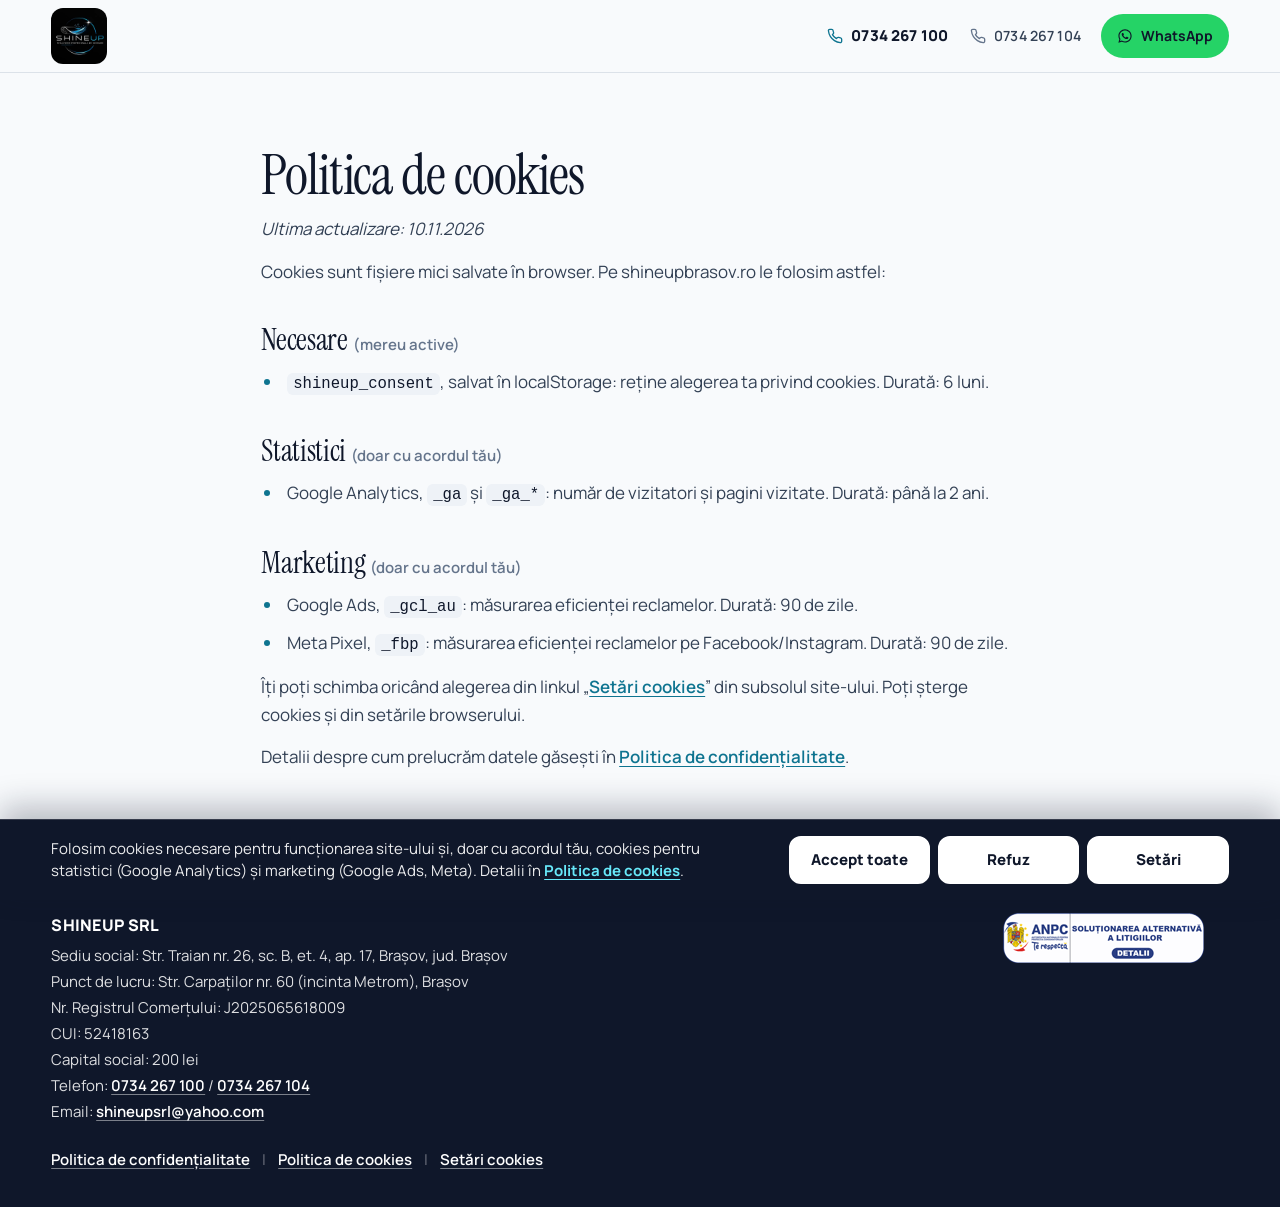
<file: politica-cookies/index.html>
<!DOCTYPE html>
<html lang="ro">
<head>
<meta charset="UTF-8" />
<meta name="viewport" content="width=device-width, initial-scale=1.0" />
<title>Politica de cookies | ShineUP Brașov</title>
<meta name="description" content="Ce cookies folosește site-ul shineupbrasov.ro, la ce servesc, cât timp sunt păstrate și cum îți poți schimba oricând alegerea." />
<meta name="theme-color" content="#0F172A" />
<link rel="canonical" href="https://shineupbrasov.ro/politica-cookies" />

<link rel="preconnect" href="https://fonts.googleapis.com" />
<link rel="preconnect" href="https://fonts.gstatic.com" crossorigin />
<link href="https://fonts.googleapis.com/css2?family=Instrument+Serif:ital@0;1&family=Manrope:wght@300;400;500;600;700;800&display=swap" rel="stylesheet" />
<link rel="stylesheet" href="/css/legal.css" />

<!-- Tracking (Google tag GT-P8QBKP7D + GA4 G-4W1MGCX1J9 + Ads AW-18034186203 + Meta Pixel 968970295763841) -->
<!-- Google Consent Mode v2: totul porneste pe "denied" pana la alegerea vizitatorului (banner cookies, js/consent.js). -->
<script>
  window.dataLayer = window.dataLayer || [];
  function gtag(){dataLayer.push(arguments);}
  gtag('consent', 'default', {
    ad_storage: 'denied',
    analytics_storage: 'denied',
    ad_user_data: 'denied',
    ad_personalization: 'denied',
    wait_for_update: 500
  });
  (function(){
    try {
      var c = JSON.parse(localStorage.getItem('shineup_consent') || 'null');
      if (!c || !c.date) return;
      var exp = new Date(c.date); exp.setMonth(exp.getMonth() + 6);
      if (isNaN(exp.getTime()) || Date.now() > exp.getTime()) return;
      if (c.analytics) gtag('consent', 'update', { analytics_storage: 'granted' });
      if (c.marketing) gtag('consent', 'update', { ad_storage: 'granted', ad_user_data: 'granted', ad_personalization: 'granted' });
    } catch (e) {}
  })();
  gtag('js', new Date());
  gtag('config', 'GT-P8QBKP7D');
  gtag('config', 'G-4W1MGCX1J9');
  gtag('config', 'AW-18034186203');

  window.SHINEUP_META_PIXEL = '968970295763841';

  window.shineupWhenIdle = function(fn){
    var done = false;
    function run(){ if (done) return; done = true; fn(); }
    if (document.readyState === 'complete') { setTimeout(run, 1500); }
    else { window.addEventListener('load', function(){ setTimeout(run, 1500); }); }
    ['pointerdown','keydown','touchstart','scroll'].forEach(function(ev){
      window.addEventListener(ev, run, { once: true, passive: true });
    });
  };
  window.shineupWhenIdle(function(){
    var g = document.createElement('script');
    g.async = true;
    g.src = 'https://www.googletagmanager.com/gtag/js?id=GT-P8QBKP7D';
    document.head.appendChild(g);
  });
</script>
<script src="/js/consent.js" defer></script>
</head>
<body>

<header class="nav">
  <div class="container nav-inner">
    <a href="/" class="logo" aria-label="ShineUP — spălătorie profesională de covoare"><img src="/assets/shineup-logo-dark.webp" alt="ShineUP" class="logo-img" width="600" height="600" /></a>
    <div class="nav-cta">
      <a href="tel:+40734267100" class="nav-phone"><svg width="16" height="16" viewBox="0 0 24 24" fill="none" stroke="currentColor" stroke-width="2" stroke-linecap="round" stroke-linejoin="round" aria-hidden="true"><path d="M22 16.92v3a2 2 0 0 1-2.18 2 19.79 19.79 0 0 1-8.63-3.07 19.5 19.5 0 0 1-6-6 19.79 19.79 0 0 1-3.07-8.67A2 2 0 0 1 4.11 2h3a2 2 0 0 1 2 1.72c.13.96.37 1.9.72 2.81a2 2 0 0 1-.45 2.11L8.09 9.91a16 16 0 0 0 6 6l1.27-1.27a2 2 0 0 1 2.11-.45c.91.35 1.85.59 2.81.72A2 2 0 0 1 22 16.92Z"/></svg><span>0734 267 100</span></a>
      <a href="tel:+40734267104" class="nav-phone nav-phone-2"><svg width="16" height="16" viewBox="0 0 24 24" fill="none" stroke="currentColor" stroke-width="2" stroke-linecap="round" stroke-linejoin="round" aria-hidden="true"><path d="M22 16.92v3a2 2 0 0 1-2.18 2 19.79 19.79 0 0 1-8.63-3.07 19.5 19.5 0 0 1-6-6 19.79 19.79 0 0 1-3.07-8.67A2 2 0 0 1 4.11 2h3a2 2 0 0 1 2 1.72c.13.96.37 1.9.72 2.81a2 2 0 0 1-.45 2.11L8.09 9.91a16 16 0 0 0 6 6l1.27-1.27a2 2 0 0 1 2.11-.45c.91.35 1.85.59 2.81.72A2 2 0 0 1 22 16.92Z"/></svg><span>0734 267 104</span></a>
      <a href="https://wa.me/40734267100?text=Bun%C4%83%2C%20vreau%20o%20ofert%C4%83%20pentru%20cur%C4%83%C8%9Barea%20covorului" target="_blank" rel="noopener" class="nav-whats" aria-label="WhatsApp ShineUP"><svg width="16" height="16" viewBox="0 0 24 24" aria-hidden="true"><path fill="currentColor" d="M19.05 4.91A9.82 9.82 0 0 0 12.04 2C6.58 2 2.13 6.45 2.13 11.91c0 1.75.46 3.45 1.32 4.95L2.05 22l5.25-1.38a9.9 9.9 0 0 0 4.74 1.21h.004c5.46 0 9.91-4.45 9.91-9.91 0-2.65-1.03-5.14-2.9-7.01ZM12.04 20.15c-1.48 0-2.93-.4-4.2-1.15l-.3-.18-3.12.82.83-3.04-.2-.31a8.26 8.26 0 0 1-1.26-4.38c0-4.54 3.7-8.24 8.25-8.24 2.2 0 4.27.86 5.82 2.42a8.18 8.18 0 0 1 2.41 5.83c0 4.54-3.7 8.23-8.23 8.23Zm4.52-6.16c-.25-.12-1.47-.72-1.69-.81-.23-.08-.39-.12-.56.12-.16.25-.64.81-.78.97-.14.17-.29.19-.54.06-.25-.12-1.05-.39-2-1.23-.74-.66-1.23-1.47-1.37-1.72-.14-.25-.02-.38.11-.5.11-.11.25-.29.37-.43.12-.14.16-.25.25-.41.08-.17.04-.31-.02-.43-.06-.12-.56-1.34-.76-1.84-.2-.48-.41-.42-.56-.43h-.48c-.17 0-.43.06-.66.31-.23.25-.86.85-.86 2.07 0 1.22.89 2.4 1.01 2.56.12.17 1.75 2.67 4.23 3.74.59.26 1.05.41 1.41.52.59.19 1.13.16 1.56.1.48-.07 1.47-.6 1.67-1.18.21-.58.21-1.07.15-1.18-.06-.11-.23-.17-.48-.29Z"/></svg><span>WhatsApp</span></a>
    </div>
  </div>
</header>

<main class="legal-page">
  <h1>Politica de cookies</h1>
  <p class="legal-updated">Ultima actualizare: 10.11.2026</p>

  <p>Cookies sunt fișiere mici salvate în browser. Pe shineupbrasov.ro le folosim astfel:</p>

  <h2>Necesare <small>(mereu active)</small></h2>
  <ul>
    <li><code>shineup_consent</code>, salvat în localStorage: reține alegerea ta privind cookies. Durată: 6 luni.</li>
  </ul>

  <h2>Statistici <small>(doar cu acordul tău)</small></h2>
  <ul>
    <li>Google Analytics, <code>_ga</code> și <code>_ga_*</code>: număr de vizitatori și pagini vizitate. Durată: până la 2 ani.</li>
  </ul>

  <h2>Marketing <small>(doar cu acordul tău)</small></h2>
  <ul>
    <li>Google Ads, <code>_gcl_au</code>: măsurarea eficienței reclamelor. Durată: 90 de zile.</li>
    <li>Meta Pixel, <code>_fbp</code>: măsurarea eficienței reclamelor pe Facebook/Instagram. Durată: 90 de zile.</li>
  </ul>

  <p>Îți poți schimba oricând alegerea din linkul „<a href="#" data-cookie-settings role="button">Setări cookies</a>” din subsolul site-ului. Poți șterge cookies și din setările browserului.</p>

  <p>Detalii despre cum prelucrăm datele găsești în <a href="/politica-de-confidentialitate">Politica de confidențialitate</a>.</p>
</main>

<footer>
  <div class="footer-legal">
    <div class="container footer-legal-inner">
      <div class="footer-legal-text">
        <strong>SHINEUP SRL</strong>
        <span>Sediu social: Str. Traian nr. 26, sc. B, et. 4, ap. 17, Brașov, jud. Brașov</span>
        <span>Punct de lucru: Str. Carpaților nr. 60 (incinta Metrom), Brașov</span>
        <span>Nr. Registrul Comerțului: J2025065618009</span>
        <span>CUI: 52418163</span>
        <span>Capital social: 200 lei</span>
        <span>Telefon: <a href="tel:+40734267100">0734 267 100</a> / <a href="tel:+40734267104">0734 267 104</a></span>
        <span>Email: <a href="mailto:shineupsrl@yahoo.com">shineupsrl@yahoo.com</a></span>
        <div class="footer-legal-links">
          <a href="/politica-de-confidentialitate">Politica de confidențialitate</a>
          <span class="footer-legal-sep" aria-hidden="true">|</span>
          <a href="/politica-cookies">Politica de cookies</a>
          <span class="footer-legal-sep" aria-hidden="true">|</span>
          <a href="#" data-cookie-settings role="button">Setări cookies</a>
        </div>
      </div>
      <a href="https://reclamatiisal.anpc.ro" target="_blank" rel="noopener" class="footer-sal"><img src="/assets/anpc-sal.png" alt="ANPC – Soluționarea alternativă a litigiilor" width="250" height="50" loading="lazy" /></a>
    </div>
  </div>
</footer>

<div class="mbar">
  <a href="tel:+40734267100" class="mbar-btn mbar-call"><svg width="16" height="16" viewBox="0 0 24 24" fill="none" stroke="currentColor" stroke-width="2" stroke-linecap="round" stroke-linejoin="round" aria-hidden="true"><path d="M22 16.92v3a2 2 0 0 1-2.18 2 19.79 19.79 0 0 1-8.63-3.07 19.5 19.5 0 0 1-6-6 19.79 19.79 0 0 1-3.07-8.67A2 2 0 0 1 4.11 2h3a2 2 0 0 1 2 1.72c.13.96.37 1.9.72 2.81a2 2 0 0 1-.45 2.11L8.09 9.91a16 16 0 0 0 6 6l1.27-1.27a2 2 0 0 1 2.11-.45c.91.35 1.85.59 2.81.72A2 2 0 0 1 22 16.92Z"/></svg><span>0734 267 100</span></a>
  <a href="tel:+40734267104" class="mbar-btn mbar-call mbar-call-2"><svg width="16" height="16" viewBox="0 0 24 24" fill="none" stroke="currentColor" stroke-width="2" stroke-linecap="round" stroke-linejoin="round" aria-hidden="true"><path d="M22 16.92v3a2 2 0 0 1-2.18 2 19.79 19.79 0 0 1-8.63-3.07 19.5 19.5 0 0 1-6-6 19.79 19.79 0 0 1-3.07-8.67A2 2 0 0 1 4.11 2h3a2 2 0 0 1 2 1.72c.13.96.37 1.9.72 2.81a2 2 0 0 1-.45 2.11L8.09 9.91a16 16 0 0 0 6 6l1.27-1.27a2 2 0 0 1 2.11-.45c.91.35 1.85.59 2.81.72A2 2 0 0 1 22 16.92Z"/></svg><span>0734 267 104</span></a>
  <a href="https://wa.me/40734267100?text=Bun%C4%83%2C%20vreau%20o%20ofert%C4%83%20pentru%20cur%C4%83%C8%9Barea%20covorului" target="_blank" rel="noopener" class="mbar-btn mbar-wa"><svg width="18" height="18" viewBox="0 0 24 24" aria-hidden="true"><path fill="currentColor" d="M19.05 4.91A9.82 9.82 0 0 0 12.04 2C6.58 2 2.13 6.45 2.13 11.91c0 1.75.46 3.45 1.32 4.95L2.05 22l5.25-1.38a9.9 9.9 0 0 0 4.74 1.21h.004c5.46 0 9.91-4.45 9.91-9.91 0-2.65-1.03-5.14-2.9-7.01ZM12.04 20.15c-1.48 0-2.93-.4-4.2-1.15l-.3-.18-3.12.82.83-3.04-.2-.31a8.26 8.26 0 0 1-1.26-4.38c0-4.54 3.7-8.24 8.25-8.24 2.2 0 4.27.86 5.82 2.42a8.18 8.18 0 0 1 2.41 5.83c0 4.54-3.7 8.23-8.23 8.23Zm4.52-6.16c-.25-.12-1.47-.72-1.69-.81-.23-.08-.39-.12-.56.12-.16.25-.64.81-.78.97-.14.17-.29.19-.54.06-.25-.12-1.05-.39-2-1.23-.74-.66-1.23-1.47-1.37-1.72-.14-.25-.02-.38.11-.5.11-.11.25-.29.37-.43.12-.14.16-.25.25-.41.08-.17.04-.31-.02-.43-.06-.12-.56-1.34-.76-1.84-.2-.48-.41-.42-.56-.43h-.48c-.17 0-.43.06-.66.31-.23.25-.86.85-.86 2.07 0 1.22.89 2.4 1.01 2.56.12.17 1.75 2.67 4.23 3.74.59.26 1.05.41 1.41.52.59.19 1.13.16 1.56.1.48-.07 1.47-.6 1.67-1.18.21-.58.21-1.07.15-1.18-.06-.11-.23-.17-.48-.29Z"/></svg><span>WhatsApp</span></a>
</div>

<!-- Google Ads — urmărire conversii (click telefon / WhatsApp) — același cod ca pe prima pagină -->
<script>
document.addEventListener('click', function (e) {
  var a = e.target.closest('a');
  if (!a || typeof gtag !== 'function') return;
  var h = a.href || '';
  if (h.indexOf('tel:') === 0) {
    gtag('event', 'conversion', {send_to: 'AW-18034186203/vRjkCPecsP0cENuvr5dD'});
  } else if (h.indexOf('wa.me') > -1 || h.indexOf('whatsapp.com') > -1) {
    gtag('event', 'conversion', {send_to: 'AW-18034186203/KMroCPqcsP0cENuvr5dD'});
  }
}, true);
</script>
</body>
</html>
</file>
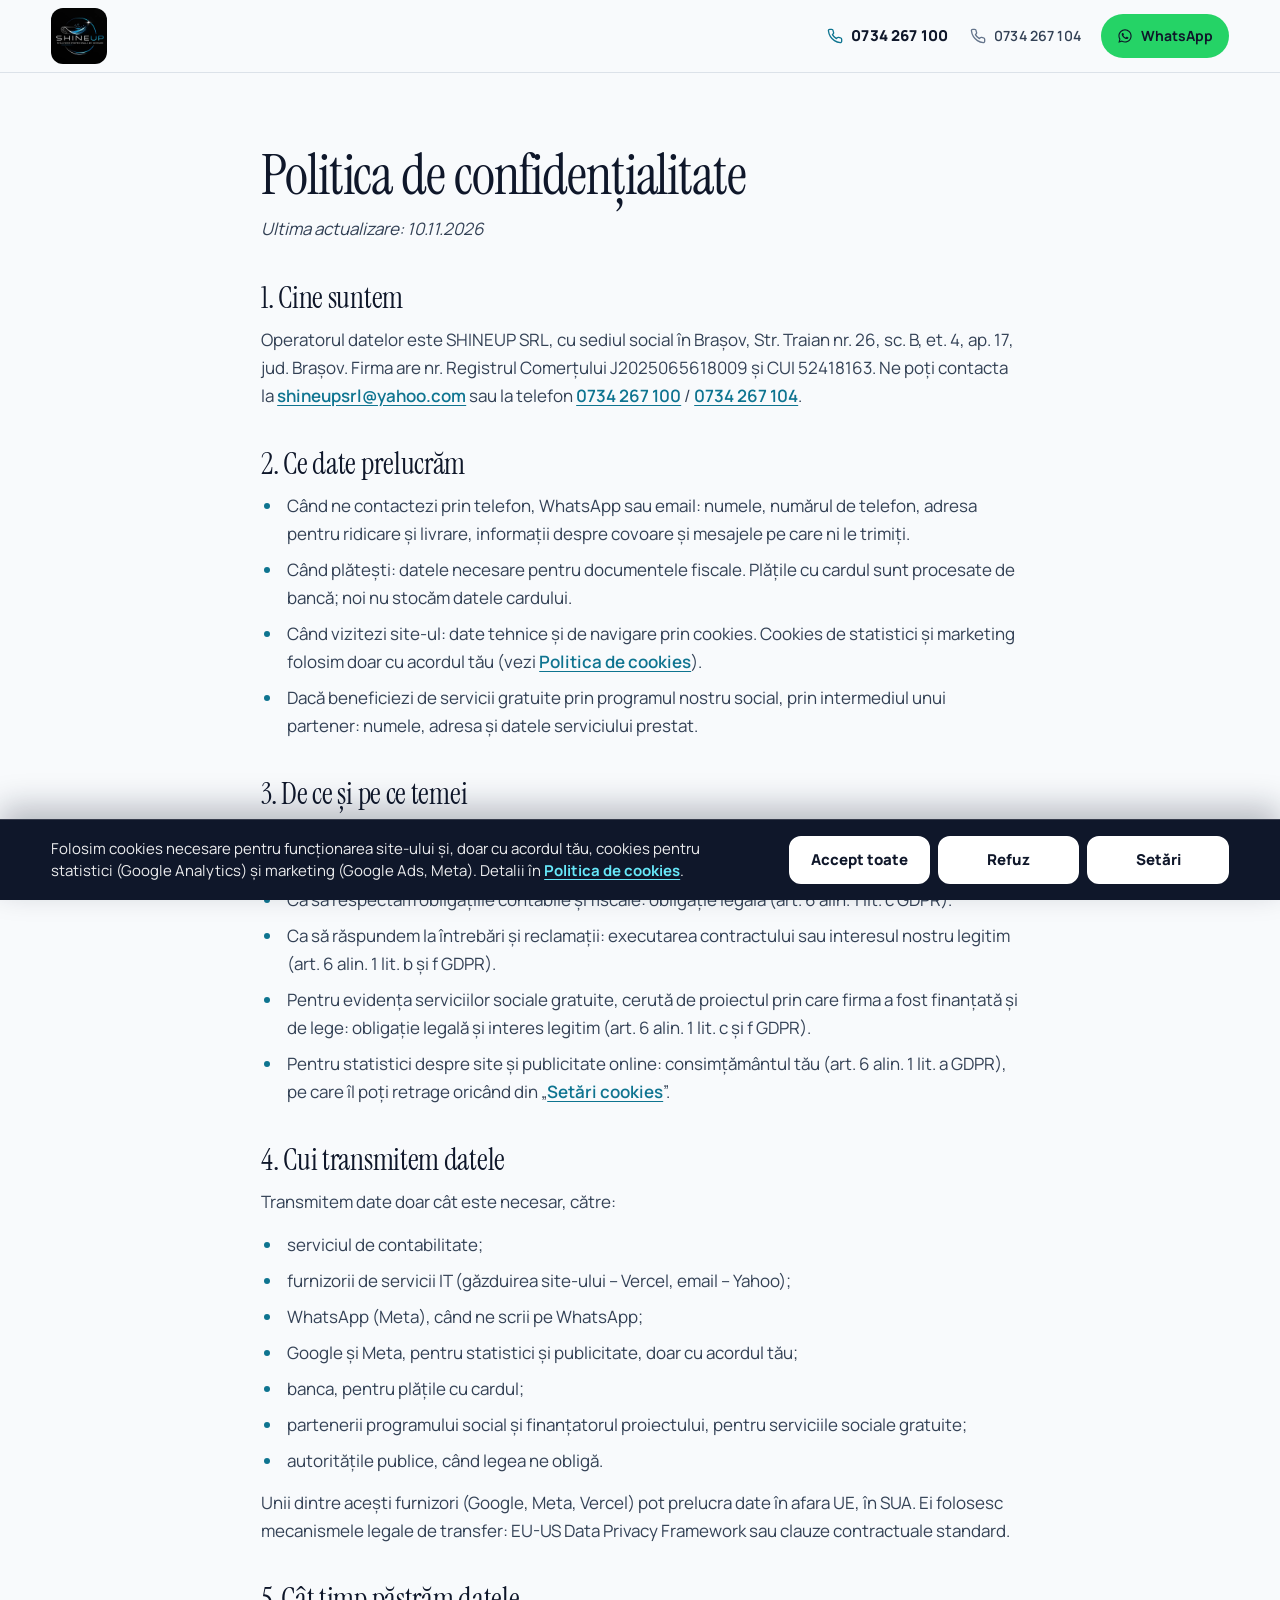
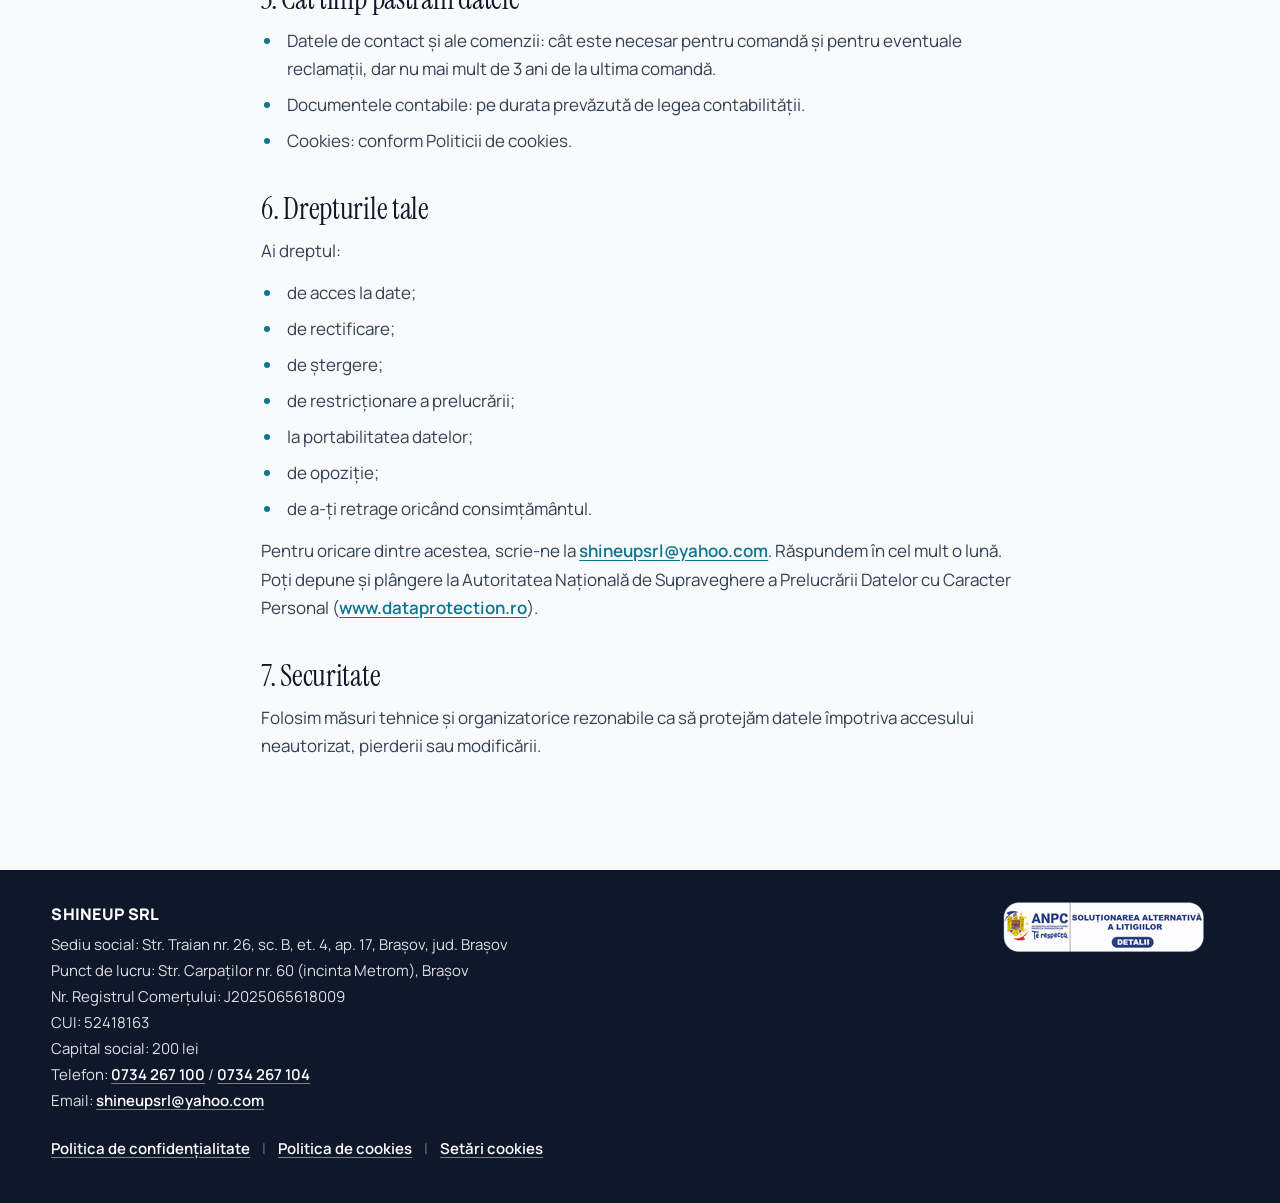
<file: politica-de-confidentialitate/index.html>
<!DOCTYPE html>
<html lang="ro">
<head>
<meta charset="UTF-8" />
<meta name="viewport" content="width=device-width, initial-scale=1.0" />
<title>Politica de confidențialitate | ShineUP Brașov</title>
<meta name="description" content="Cum prelucrează SHINEUP SRL datele tale personale: ce date colectăm, de ce, cui le transmitem, cât timp le păstrăm și ce drepturi ai." />
<meta name="theme-color" content="#0F172A" />
<link rel="canonical" href="https://shineupbrasov.ro/politica-de-confidentialitate" />

<link rel="preconnect" href="https://fonts.googleapis.com" />
<link rel="preconnect" href="https://fonts.gstatic.com" crossorigin />
<link href="https://fonts.googleapis.com/css2?family=Instrument+Serif:ital@0;1&family=Manrope:wght@300;400;500;600;700;800&display=swap" rel="stylesheet" />
<link rel="stylesheet" href="/css/legal.css" />

<!-- Tracking (Google tag GT-P8QBKP7D + GA4 G-4W1MGCX1J9 + Ads AW-18034186203 + Meta Pixel 968970295763841) -->
<!-- Google Consent Mode v2: totul porneste pe "denied" pana la alegerea vizitatorului (banner cookies, js/consent.js). -->
<script>
  window.dataLayer = window.dataLayer || [];
  function gtag(){dataLayer.push(arguments);}
  gtag('consent', 'default', {
    ad_storage: 'denied',
    analytics_storage: 'denied',
    ad_user_data: 'denied',
    ad_personalization: 'denied',
    wait_for_update: 500
  });
  (function(){
    try {
      var c = JSON.parse(localStorage.getItem('shineup_consent') || 'null');
      if (!c || !c.date) return;
      var exp = new Date(c.date); exp.setMonth(exp.getMonth() + 6);
      if (isNaN(exp.getTime()) || Date.now() > exp.getTime()) return;
      if (c.analytics) gtag('consent', 'update', { analytics_storage: 'granted' });
      if (c.marketing) gtag('consent', 'update', { ad_storage: 'granted', ad_user_data: 'granted', ad_personalization: 'granted' });
    } catch (e) {}
  })();
  gtag('js', new Date());
  gtag('config', 'GT-P8QBKP7D');
  gtag('config', 'G-4W1MGCX1J9');
  gtag('config', 'AW-18034186203');

  window.SHINEUP_META_PIXEL = '968970295763841';

  window.shineupWhenIdle = function(fn){
    var done = false;
    function run(){ if (done) return; done = true; fn(); }
    if (document.readyState === 'complete') { setTimeout(run, 1500); }
    else { window.addEventListener('load', function(){ setTimeout(run, 1500); }); }
    ['pointerdown','keydown','touchstart','scroll'].forEach(function(ev){
      window.addEventListener(ev, run, { once: true, passive: true });
    });
  };
  window.shineupWhenIdle(function(){
    var g = document.createElement('script');
    g.async = true;
    g.src = 'https://www.googletagmanager.com/gtag/js?id=GT-P8QBKP7D';
    document.head.appendChild(g);
  });
</script>
<script src="/js/consent.js" defer></script>
</head>
<body>

<header class="nav">
  <div class="container nav-inner">
    <a href="/" class="logo" aria-label="ShineUP — spălătorie profesională de covoare"><img src="/assets/shineup-logo-dark.webp" alt="ShineUP" class="logo-img" width="600" height="600" /></a>
    <div class="nav-cta">
      <a href="tel:+40734267100" class="nav-phone"><svg width="16" height="16" viewBox="0 0 24 24" fill="none" stroke="currentColor" stroke-width="2" stroke-linecap="round" stroke-linejoin="round" aria-hidden="true"><path d="M22 16.92v3a2 2 0 0 1-2.18 2 19.79 19.79 0 0 1-8.63-3.07 19.5 19.5 0 0 1-6-6 19.79 19.79 0 0 1-3.07-8.67A2 2 0 0 1 4.11 2h3a2 2 0 0 1 2 1.72c.13.96.37 1.9.72 2.81a2 2 0 0 1-.45 2.11L8.09 9.91a16 16 0 0 0 6 6l1.27-1.27a2 2 0 0 1 2.11-.45c.91.35 1.85.59 2.81.72A2 2 0 0 1 22 16.92Z"/></svg><span>0734 267 100</span></a>
      <a href="tel:+40734267104" class="nav-phone nav-phone-2"><svg width="16" height="16" viewBox="0 0 24 24" fill="none" stroke="currentColor" stroke-width="2" stroke-linecap="round" stroke-linejoin="round" aria-hidden="true"><path d="M22 16.92v3a2 2 0 0 1-2.18 2 19.79 19.79 0 0 1-8.63-3.07 19.5 19.5 0 0 1-6-6 19.79 19.79 0 0 1-3.07-8.67A2 2 0 0 1 4.11 2h3a2 2 0 0 1 2 1.72c.13.96.37 1.9.72 2.81a2 2 0 0 1-.45 2.11L8.09 9.91a16 16 0 0 0 6 6l1.27-1.27a2 2 0 0 1 2.11-.45c.91.35 1.85.59 2.81.72A2 2 0 0 1 22 16.92Z"/></svg><span>0734 267 104</span></a>
      <a href="https://wa.me/40734267100?text=Bun%C4%83%2C%20vreau%20o%20ofert%C4%83%20pentru%20cur%C4%83%C8%9Barea%20covorului" target="_blank" rel="noopener" class="nav-whats" aria-label="WhatsApp ShineUP"><svg width="16" height="16" viewBox="0 0 24 24" aria-hidden="true"><path fill="currentColor" d="M19.05 4.91A9.82 9.82 0 0 0 12.04 2C6.58 2 2.13 6.45 2.13 11.91c0 1.75.46 3.45 1.32 4.95L2.05 22l5.25-1.38a9.9 9.9 0 0 0 4.74 1.21h.004c5.46 0 9.91-4.45 9.91-9.91 0-2.65-1.03-5.14-2.9-7.01ZM12.04 20.15c-1.48 0-2.93-.4-4.2-1.15l-.3-.18-3.12.82.83-3.04-.2-.31a8.26 8.26 0 0 1-1.26-4.38c0-4.54 3.7-8.24 8.25-8.24 2.2 0 4.27.86 5.82 2.42a8.18 8.18 0 0 1 2.41 5.83c0 4.54-3.7 8.23-8.23 8.23Zm4.52-6.16c-.25-.12-1.47-.72-1.69-.81-.23-.08-.39-.12-.56.12-.16.25-.64.81-.78.97-.14.17-.29.19-.54.06-.25-.12-1.05-.39-2-1.23-.74-.66-1.23-1.47-1.37-1.72-.14-.25-.02-.38.11-.5.11-.11.25-.29.37-.43.12-.14.16-.25.25-.41.08-.17.04-.31-.02-.43-.06-.12-.56-1.34-.76-1.84-.2-.48-.41-.42-.56-.43h-.48c-.17 0-.43.06-.66.31-.23.25-.86.85-.86 2.07 0 1.22.89 2.4 1.01 2.56.12.17 1.75 2.67 4.23 3.74.59.26 1.05.41 1.41.52.59.19 1.13.16 1.56.1.48-.07 1.47-.6 1.67-1.18.21-.58.21-1.07.15-1.18-.06-.11-.23-.17-.48-.29Z"/></svg><span>WhatsApp</span></a>
    </div>
  </div>
</header>

<main class="legal-page">
  <h1>Politica de confidențialitate</h1>
  <p class="legal-updated">Ultima actualizare: 10.11.2026</p>

  <h2>1. Cine suntem</h2>
  <p>Operatorul datelor este SHINEUP SRL, cu sediul social în Brașov, Str. Traian nr. 26, sc. B, et. 4, ap. 17, jud. Brașov. Firma are nr. Registrul Comerțului J2025065618009 și CUI 52418163. Ne poți contacta la <a href="mailto:shineupsrl@yahoo.com">shineupsrl@yahoo.com</a> sau la telefon <a href="tel:+40734267100">0734 267 100</a> / <a href="tel:+40734267104">0734 267 104</a>.</p>

  <h2>2. Ce date prelucrăm</h2>
  <ul>
    <li>Când ne contactezi prin telefon, WhatsApp sau email: numele, numărul de telefon, adresa pentru ridicare și livrare, informații despre covoare și mesajele pe care ni le trimiți.</li>
    <li>Când plătești: datele necesare pentru documentele fiscale. Plățile cu cardul sunt procesate de bancă; noi nu stocăm datele cardului.</li>
    <li>Când vizitezi site-ul: date tehnice și de navigare prin cookies. Cookies de statistici și marketing folosim doar cu acordul tău (vezi <a href="/politica-cookies">Politica de cookies</a>).</li>
    <li>Dacă beneficiezi de servicii gratuite prin programul nostru social, prin intermediul unui partener: numele, adresa și datele serviciului prestat.</li>
  </ul>

  <h2>3. De ce și pe ce temei</h2>
  <ul>
    <li>Ca să preluăm și să executăm comanda (ridicare, spălare, livrare, plată): executarea contractului (art. 6 alin. 1 lit. b GDPR).</li>
    <li>Ca să respectăm obligațiile contabile și fiscale: obligație legală (art. 6 alin. 1 lit. c GDPR).</li>
    <li>Ca să răspundem la întrebări și reclamații: executarea contractului sau interesul nostru legitim (art. 6 alin. 1 lit. b și f GDPR).</li>
    <li>Pentru evidența serviciilor sociale gratuite, cerută de proiectul prin care firma a fost finanțată și de lege: obligație legală și interes legitim (art. 6 alin. 1 lit. c și f GDPR).</li>
    <li>Pentru statistici despre site și publicitate online: consimțământul tău (art. 6 alin. 1 lit. a GDPR), pe care îl poți retrage oricând din „<a href="#" data-cookie-settings role="button">Setări cookies</a>”.</li>
  </ul>

  <h2>4. Cui transmitem datele</h2>
  <p>Transmitem date doar cât este necesar, către:</p>
  <ul>
    <li>serviciul de contabilitate;</li>
    <li>furnizorii de servicii IT (găzduirea site-ului – Vercel, email – Yahoo);</li>
    <li>WhatsApp (Meta), când ne scrii pe WhatsApp;</li>
    <li>Google și Meta, pentru statistici și publicitate, doar cu acordul tău;</li>
    <li>banca, pentru plățile cu cardul;</li>
    <li>partenerii programului social și finanțatorul proiectului, pentru serviciile sociale gratuite;</li>
    <li>autoritățile publice, când legea ne obligă.</li>
  </ul>
  <p>Unii dintre acești furnizori (Google, Meta, Vercel) pot prelucra date în afara UE, în SUA. Ei folosesc mecanismele legale de transfer: EU-US Data Privacy Framework sau clauze contractuale standard.</p>

  <h2>5. Cât timp păstrăm datele</h2>
  <ul>
    <li>Datele de contact și ale comenzii: cât este necesar pentru comandă și pentru eventuale reclamații, dar nu mai mult de 3 ani de la ultima comandă.</li>
    <li>Documentele contabile: pe durata prevăzută de legea contabilității.</li>
    <li>Cookies: conform Politicii de cookies.</li>
  </ul>

  <h2>6. Drepturile tale</h2>
  <p>Ai dreptul:</p>
  <ul>
    <li>de acces la date;</li>
    <li>de rectificare;</li>
    <li>de ștergere;</li>
    <li>de restricționare a prelucrării;</li>
    <li>la portabilitatea datelor;</li>
    <li>de opoziție;</li>
    <li>de a-ți retrage oricând consimțământul.</li>
  </ul>
  <p>Pentru oricare dintre acestea, scrie-ne la <a href="mailto:shineupsrl@yahoo.com">shineupsrl@yahoo.com</a>. Răspundem în cel mult o lună. Poți depune și plângere la Autoritatea Națională de Supraveghere a Prelucrării Datelor cu Caracter Personal (<a href="https://www.dataprotection.ro" target="_blank" rel="noopener">www.dataprotection.ro</a>).</p>

  <h2>7. Securitate</h2>
  <p>Folosim măsuri tehnice și organizatorice rezonabile ca să protejăm datele împotriva accesului neautorizat, pierderii sau modificării.</p>
</main>

<footer>
  <div class="footer-legal">
    <div class="container footer-legal-inner">
      <div class="footer-legal-text">
        <strong>SHINEUP SRL</strong>
        <span>Sediu social: Str. Traian nr. 26, sc. B, et. 4, ap. 17, Brașov, jud. Brașov</span>
        <span>Punct de lucru: Str. Carpaților nr. 60 (incinta Metrom), Brașov</span>
        <span>Nr. Registrul Comerțului: J2025065618009</span>
        <span>CUI: 52418163</span>
        <span>Capital social: 200 lei</span>
        <span>Telefon: <a href="tel:+40734267100">0734 267 100</a> / <a href="tel:+40734267104">0734 267 104</a></span>
        <span>Email: <a href="mailto:shineupsrl@yahoo.com">shineupsrl@yahoo.com</a></span>
        <div class="footer-legal-links">
          <a href="/politica-de-confidentialitate">Politica de confidențialitate</a>
          <span class="footer-legal-sep" aria-hidden="true">|</span>
          <a href="/politica-cookies">Politica de cookies</a>
          <span class="footer-legal-sep" aria-hidden="true">|</span>
          <a href="#" data-cookie-settings role="button">Setări cookies</a>
        </div>
      </div>
      <a href="https://reclamatiisal.anpc.ro" target="_blank" rel="noopener" class="footer-sal"><img src="/assets/anpc-sal.png" alt="ANPC – Soluționarea alternativă a litigiilor" width="250" height="50" loading="lazy" /></a>
    </div>
  </div>
</footer>

<div class="mbar">
  <a href="tel:+40734267100" class="mbar-btn mbar-call"><svg width="16" height="16" viewBox="0 0 24 24" fill="none" stroke="currentColor" stroke-width="2" stroke-linecap="round" stroke-linejoin="round" aria-hidden="true"><path d="M22 16.92v3a2 2 0 0 1-2.18 2 19.79 19.79 0 0 1-8.63-3.07 19.5 19.5 0 0 1-6-6 19.79 19.79 0 0 1-3.07-8.67A2 2 0 0 1 4.11 2h3a2 2 0 0 1 2 1.72c.13.96.37 1.9.72 2.81a2 2 0 0 1-.45 2.11L8.09 9.91a16 16 0 0 0 6 6l1.27-1.27a2 2 0 0 1 2.11-.45c.91.35 1.85.59 2.81.72A2 2 0 0 1 22 16.92Z"/></svg><span>0734 267 100</span></a>
  <a href="tel:+40734267104" class="mbar-btn mbar-call mbar-call-2"><svg width="16" height="16" viewBox="0 0 24 24" fill="none" stroke="currentColor" stroke-width="2" stroke-linecap="round" stroke-linejoin="round" aria-hidden="true"><path d="M22 16.92v3a2 2 0 0 1-2.18 2 19.79 19.79 0 0 1-8.63-3.07 19.5 19.5 0 0 1-6-6 19.79 19.79 0 0 1-3.07-8.67A2 2 0 0 1 4.11 2h3a2 2 0 0 1 2 1.72c.13.96.37 1.9.72 2.81a2 2 0 0 1-.45 2.11L8.09 9.91a16 16 0 0 0 6 6l1.27-1.27a2 2 0 0 1 2.11-.45c.91.35 1.85.59 2.81.72A2 2 0 0 1 22 16.92Z"/></svg><span>0734 267 104</span></a>
  <a href="https://wa.me/40734267100?text=Bun%C4%83%2C%20vreau%20o%20ofert%C4%83%20pentru%20cur%C4%83%C8%9Barea%20covorului" target="_blank" rel="noopener" class="mbar-btn mbar-wa"><svg width="18" height="18" viewBox="0 0 24 24" aria-hidden="true"><path fill="currentColor" d="M19.05 4.91A9.82 9.82 0 0 0 12.04 2C6.58 2 2.13 6.45 2.13 11.91c0 1.75.46 3.45 1.32 4.95L2.05 22l5.25-1.38a9.9 9.9 0 0 0 4.74 1.21h.004c5.46 0 9.91-4.45 9.91-9.91 0-2.65-1.03-5.14-2.9-7.01ZM12.04 20.15c-1.48 0-2.93-.4-4.2-1.15l-.3-.18-3.12.82.83-3.04-.2-.31a8.26 8.26 0 0 1-1.26-4.38c0-4.54 3.7-8.24 8.25-8.24 2.2 0 4.27.86 5.82 2.42a8.18 8.18 0 0 1 2.41 5.83c0 4.54-3.7 8.23-8.23 8.23Zm4.52-6.16c-.25-.12-1.47-.72-1.69-.81-.23-.08-.39-.12-.56.12-.16.25-.64.81-.78.97-.14.17-.29.19-.54.06-.25-.12-1.05-.39-2-1.23-.74-.66-1.23-1.47-1.37-1.72-.14-.25-.02-.38.11-.5.11-.11.25-.29.37-.43.12-.14.16-.25.25-.41.08-.17.04-.31-.02-.43-.06-.12-.56-1.34-.76-1.84-.2-.48-.41-.42-.56-.43h-.48c-.17 0-.43.06-.66.31-.23.25-.86.85-.86 2.07 0 1.22.89 2.4 1.01 2.56.12.17 1.75 2.67 4.23 3.74.59.26 1.05.41 1.41.52.59.19 1.13.16 1.56.1.48-.07 1.47-.6 1.67-1.18.21-.58.21-1.07.15-1.18-.06-.11-.23-.17-.48-.29Z"/></svg><span>WhatsApp</span></a>
</div>

<!-- Google Ads — urmărire conversii (click telefon / WhatsApp) — același cod ca pe prima pagină -->
<script>
document.addEventListener('click', function (e) {
  var a = e.target.closest('a');
  if (!a || typeof gtag !== 'function') return;
  var h = a.href || '';
  if (h.indexOf('tel:') === 0) {
    gtag('event', 'conversion', {send_to: 'AW-18034186203/vRjkCPecsP0cENuvr5dD'});
  } else if (h.indexOf('wa.me') > -1 || h.indexOf('whatsapp.com') > -1) {
    gtag('event', 'conversion', {send_to: 'AW-18034186203/KMroCPqcsP0cENuvr5dD'});
  }
}, true);
</script>
</body>
</html>
</file>
<file: css/legal.css>
/* ShineUP – stiluri pentru paginile de politici (aceleasi culori si fonturi ca pe prima pagina) */
:root{--ink:#0F172A;--ink-2:#334155;--ink-3:#64748B;--bg:#F8FAFC;--line:rgba(148,163,184,0.28);--blue:#06B6D4;--blue-deep:#0E7490;--serif:'Instrument Serif',Georgia,'Times New Roman',serif;--sans:'Manrope',-apple-system,BlinkMacSystemFont,sans-serif;--pad:clamp(20px,4vw,56px);--mbar-h:0px}
@media (max-width:767px){:root{--mbar-h:calc(64px + env(safe-area-inset-bottom,0px))}}
*{box-sizing:border-box}
html,body{margin:0;padding:0}
body{font-family:var(--sans);background:var(--bg);color:var(--ink);font-size:17px;line-height:1.65;-webkit-font-smoothing:antialiased;-moz-osx-font-smoothing:grayscale;padding-bottom:var(--mbar-h)}
a{color:inherit}
.container{max-width:1280px;margin:0 auto;padding:0 var(--pad)}

/* Antet */
.nav{position:sticky;top:0;z-index:50;background:rgba(248,250,252,0.94);-webkit-backdrop-filter:saturate(180%) blur(16px);backdrop-filter:saturate(180%) blur(16px);border-bottom:1px solid var(--line)}
.nav-inner{display:flex;align-items:center;justify-content:space-between;gap:16px;height:72px}
.logo{display:flex;line-height:0}
.logo-img{height:56px;width:auto;display:block;border-radius:12px}
.nav-cta{display:flex;align-items:center;gap:6px}
.nav-phone{display:flex;align-items:center;gap:8px;min-height:44px;padding:0 8px;font-size:15px;font-weight:800;letter-spacing:0.01em;text-decoration:none;white-space:nowrap}
.nav-phone svg{color:var(--blue-deep)}
.nav-phone:hover{color:var(--blue-deep)}
.nav-whats{display:inline-flex;align-items:center;gap:8px;min-height:44px;margin-left:6px;padding:0 16px;border-radius:999px;background:#25D366;color:var(--ink);font-size:14px;font-weight:700;text-decoration:none;white-space:nowrap}
.nav-whats:hover{background:#1FB855}
@media (max-width:767px){.nav-inner{height:60px}.logo-img{height:44px}.nav-cta{display:none}}

/* Continut */
.legal-page{max-width:860px;margin:0 auto;padding:clamp(32px,6vw,72px) var(--pad) clamp(48px,8vw,96px)}
.legal-page h1{font-family:var(--serif);font-weight:400;font-size:clamp(36px,5vw,56px);line-height:1.08;letter-spacing:-0.02em;margin:0 0 10px}
.legal-updated{color:var(--ink-3);font-style:italic;margin:0 0 32px}
.legal-page h2{font-family:var(--serif);font-weight:400;font-size:clamp(24px,3vw,30px);line-height:1.2;letter-spacing:-0.01em;margin:36px 0 10px}
.legal-page h2 small{font-family:var(--sans);font-size:15px;font-weight:600;color:var(--ink-3);letter-spacing:0}
.legal-page p{margin:0 0 14px;color:var(--ink-2)}
.legal-page ul{margin:0 0 14px;padding-left:22px;color:var(--ink-2)}
.legal-page li{margin-bottom:8px;padding-left:4px}
.legal-page li::marker{color:var(--blue-deep)}
.legal-page a{color:var(--blue-deep);font-weight:600;text-underline-offset:3px}
.legal-page a:hover{color:var(--ink)}
.legal-page code{font-family:ui-monospace,SFMono-Regular,Consolas,monospace;font-size:0.92em;background:#EEF2F7;padding:2px 6px;border-radius:6px;color:var(--ink)}

/* Subsol */
footer{background:var(--ink);color:rgba(255,255,255,0.86)}
.footer-legal{padding:32px 0}
.footer-legal-inner{display:flex;justify-content:space-between;align-items:flex-start;gap:24px 40px;flex-wrap:wrap}
.footer-legal-text{display:flex;flex-direction:column;gap:2px;font-size:15px;line-height:1.6}
.footer-legal-text strong{color:#fff;font-weight:800;font-size:16px;letter-spacing:0.02em;margin-bottom:4px}
.footer-legal-text a{color:#fff;font-weight:600;text-decoration:underline;text-underline-offset:3px;text-decoration-color:rgba(255,255,255,0.45)}
.footer-legal-text a:hover{color:#67E8F9}
.footer-legal-links{display:flex;flex-wrap:wrap;align-items:center;gap:0 12px;margin-top:12px}
.footer-legal-links a{display:inline-flex;align-items:center;min-height:44px}
.footer-legal-sep{color:rgba(255,255,255,0.4)}
.footer-sal{display:block;width:250px;height:50px;flex-shrink:0}
.footer-sal img{display:block;width:250px;height:50px;object-fit:contain}

/* Bara fixa de apel pe mobil */
.mbar{display:none}
@media (max-width:767px){
.mbar{display:grid;grid-template-columns:minmax(0,1fr) minmax(0,1fr) auto;gap:6px;position:fixed;left:0;right:0;bottom:0;z-index:105;padding:8px 8px calc(8px + env(safe-area-inset-bottom,0px));background:rgba(15,23,42,0.97);border-top:1px solid rgba(255,255,255,0.14);box-shadow:0 -8px 24px rgba(15,23,42,0.25)}
.mbar-btn{display:flex;align-items:center;justify-content:center;gap:5px;min-height:48px;padding:0 4px;border-radius:12px;font-weight:800;font-size:clamp(12px,3.4vw,15px);white-space:nowrap;color:var(--ink);text-decoration:none}
.mbar-call{background:var(--blue)}
.mbar-btn svg{flex-shrink:0}
.mbar-wa{background:#25D366;padding:0 10px}
body{font-size:16px}
.footer-legal-text{font-size:16px}
.footer-sal{margin:0 auto}
}
@media (max-width:339px){.mbar-wa span{display:none}.mbar-wa{padding:0 14px}}
/* Telefon principal (plin) si telefon secundar (contur) */
.nav-phone-2{font-size:14px;font-weight:600;color:var(--ink-2)}
.nav-phone-2 svg{color:var(--ink-3)}
@media (max-width:767px){.mbar-call-2{background:transparent;color:#fff;border:1.5px solid rgba(103,232,249,0.75)}}
</file>
